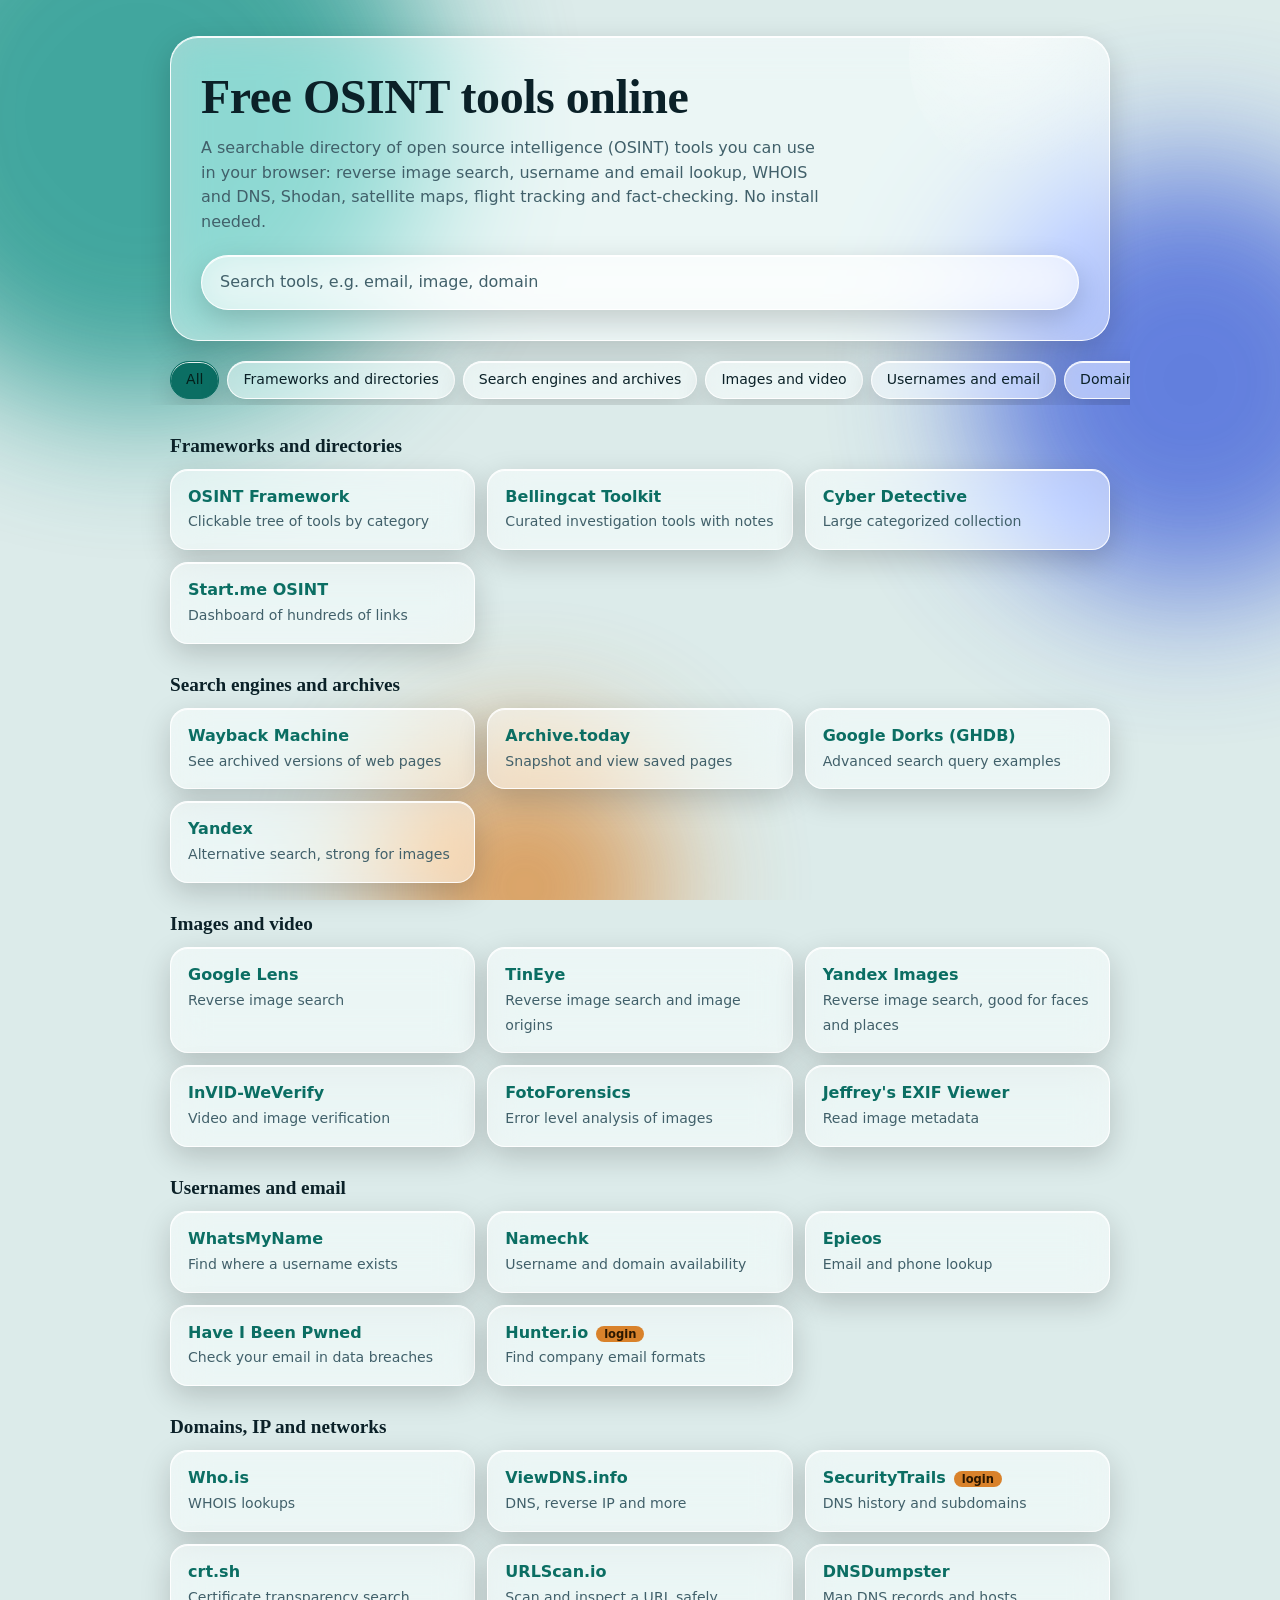
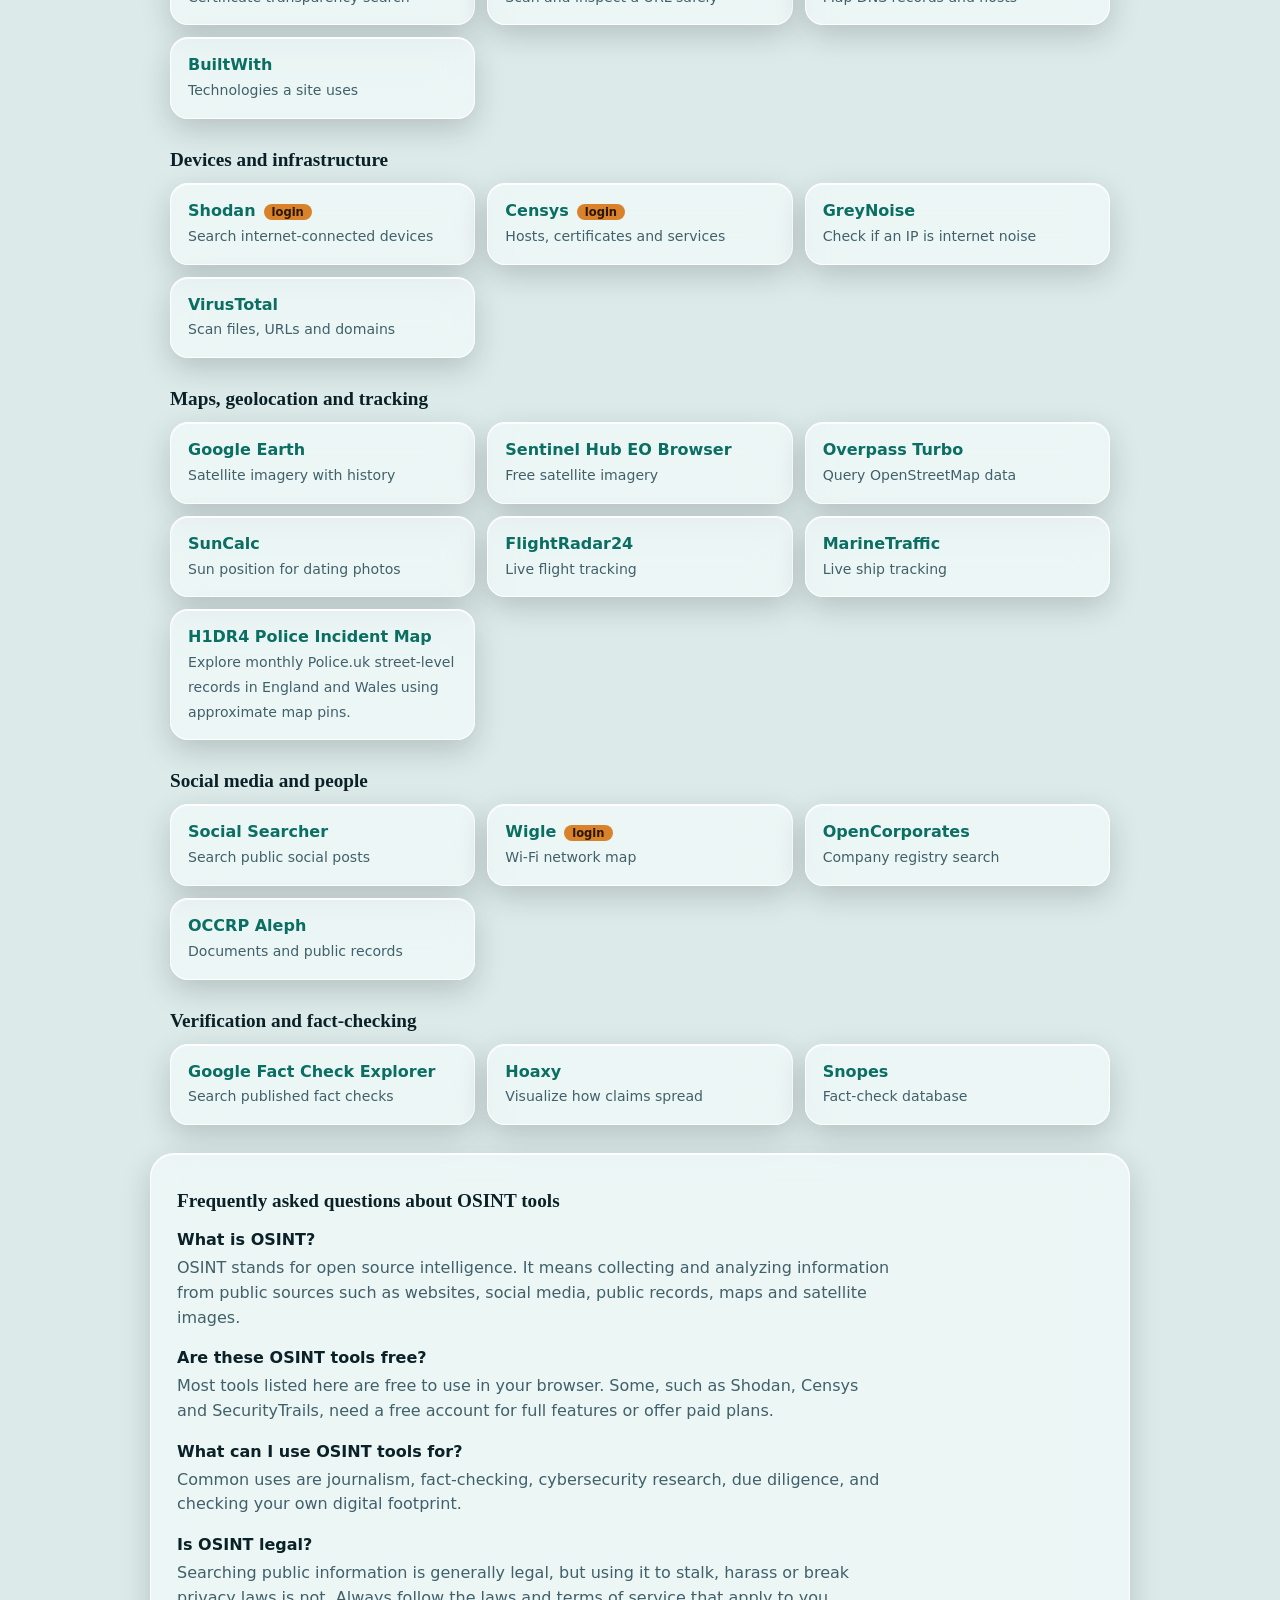
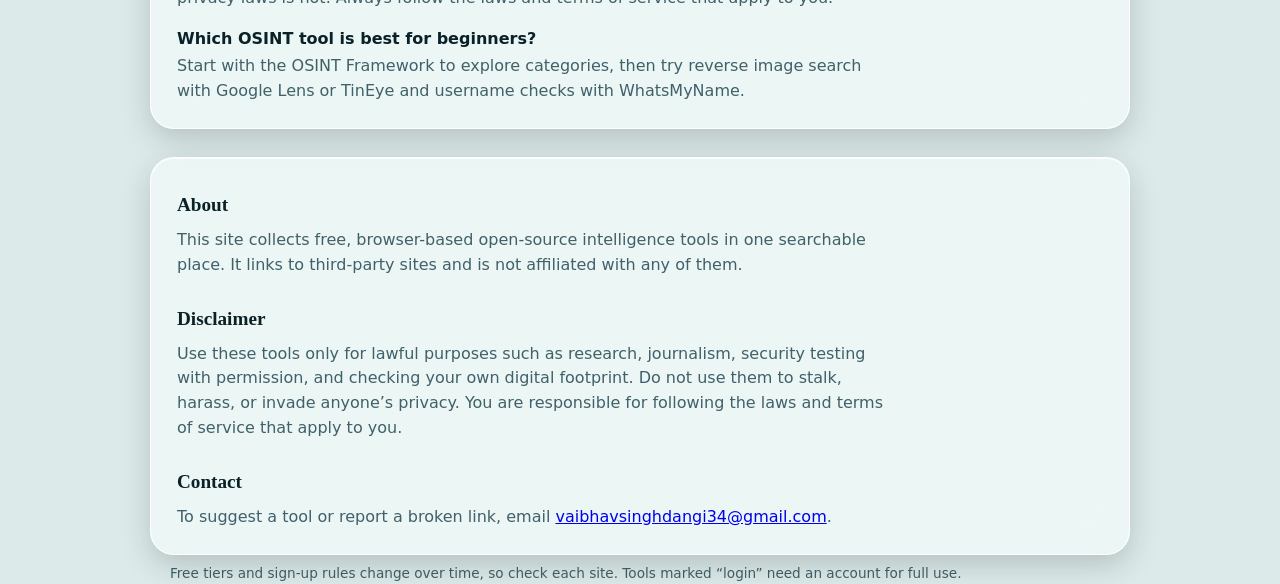
<file: index.html>
<!DOCTYPE html>
<html lang="en">
<head>
<meta charset="utf-8">
<meta name="viewport" content="width=device-width, initial-scale=1">
<meta http-equiv="Content-Security-Policy" content="default-src 'none'; script-src 'self'; style-src 'self'; img-src 'self' data:; connect-src 'none'; base-uri 'none'; form-action 'none'; object-src 'none'">
<meta name="referrer" content="no-referrer">
<title>Free OSINT Tools Online: Search Images, Email, Username, Domain and IP</title>
<meta name="description" content="Free online OSINT tools directory. Reverse image search, username and email lookup, WHOIS, DNS, Shodan, satellite maps, flight tracking and fact-checking tools you can use in your browser.">
<meta name="keywords" content="OSINT tools, free OSINT tools, OSINT tools online, open source intelligence tools, reverse image search, username search, email lookup, WHOIS lookup, Shodan, geolocation tools, fact checking tools, OSINT framework">
<link rel="canonical" href="https://vaibhavsinghdangi.github.io/searchosnit/">
<meta property="og:type" content="website">
<meta property="og:title" content="Free OSINT Tools Online">
<meta property="og:description" content="Free directory of browser-based OSINT tools. No install needed.">
<meta name="twitter:card" content="summary">
<meta name="theme-color" content="#07141a">
<link rel="icon" href="data:image/svg+xml,%3Csvg xmlns='http://www.w3.org/2000/svg' viewBox='0 0 100 100'%3E%3Ctext y='.9em' font-size='90'%3E%F0%9F%94%8E%3C/text%3E%3C/svg%3E">
<link rel="stylesheet" href="style.css">
<script type="application/ld+json">[{"@context": "https://schema.org", "@type": "WebSite", "name": "Free OSINT Tools Online", "url": "https://vaibhavsinghdangi.github.io/searchosnit/"}, {"@context": "https://schema.org", "@type": "ItemList", "name": "OSINT tools directory", "itemListElement": [{"@type": "ListItem", "position": 1, "name": "OSINT Framework", "url": "https://osintframework.com"}, {"@type": "ListItem", "position": 2, "name": "Bellingcat Toolkit", "url": "https://bellingcat.gitbook.io/toolkit"}, {"@type": "ListItem", "position": 3, "name": "Cyber Detective", "url": "https://github.com/cipher387/osint_stuff_tool_collection"}, {"@type": "ListItem", "position": 4, "name": "Start.me OSINT", "url": "https://start.me/p/DPYPMz/the-ultimate-osint-collection"}, {"@type": "ListItem", "position": 5, "name": "Wayback Machine", "url": "https://web.archive.org"}, {"@type": "ListItem", "position": 6, "name": "Archive.today", "url": "https://archive.ph"}, {"@type": "ListItem", "position": 7, "name": "Google Dorks (GHDB)", "url": "https://www.exploit-db.com/google-hacking-database"}, {"@type": "ListItem", "position": 8, "name": "Yandex", "url": "https://yandex.com"}, {"@type": "ListItem", "position": 9, "name": "Google Lens", "url": "https://lens.google.com"}, {"@type": "ListItem", "position": 10, "name": "TinEye", "url": "https://tineye.com"}, {"@type": "ListItem", "position": 11, "name": "Yandex Images", "url": "https://yandex.com/images"}, {"@type": "ListItem", "position": 12, "name": "InVID-WeVerify", "url": "https://www.invid-project.eu/tools-and-services/invid-verification-plugin/"}, {"@type": "ListItem", "position": 13, "name": "FotoForensics", "url": "https://fotoforensics.com"}, {"@type": "ListItem", "position": 14, "name": "Jeffrey's EXIF Viewer", "url": "https://exif.tools"}, {"@type": "ListItem", "position": 15, "name": "WhatsMyName", "url": "https://whatsmyname.app"}, {"@type": "ListItem", "position": 16, "name": "Namechk", "url": "https://namechk.com"}, {"@type": "ListItem", "position": 17, "name": "Epieos", "url": "https://epieos.com"}, {"@type": "ListItem", "position": 18, "name": "Have I Been Pwned", "url": "https://haveibeenpwned.com"}, {"@type": "ListItem", "position": 19, "name": "Hunter.io", "url": "https://hunter.io"}, {"@type": "ListItem", "position": 20, "name": "Who.is", "url": "https://who.is"}, {"@type": "ListItem", "position": 21, "name": "ViewDNS.info", "url": "https://viewdns.info"}, {"@type": "ListItem", "position": 22, "name": "SecurityTrails", "url": "https://securitytrails.com"}, {"@type": "ListItem", "position": 23, "name": "crt.sh", "url": "https://crt.sh"}, {"@type": "ListItem", "position": 24, "name": "URLScan.io", "url": "https://urlscan.io"}, {"@type": "ListItem", "position": 25, "name": "DNSDumpster", "url": "https://dnsdumpster.com"}, {"@type": "ListItem", "position": 26, "name": "BuiltWith", "url": "https://builtwith.com"}, {"@type": "ListItem", "position": 27, "name": "Shodan", "url": "https://www.shodan.io"}, {"@type": "ListItem", "position": 28, "name": "Censys", "url": "https://search.censys.io"}, {"@type": "ListItem", "position": 29, "name": "GreyNoise", "url": "https://viz.greynoise.io"}, {"@type": "ListItem", "position": 30, "name": "VirusTotal", "url": "https://www.virustotal.com"}, {"@type": "ListItem", "position": 31, "name": "Google Earth", "url": "https://earth.google.com/web"}, {"@type": "ListItem", "position": 32, "name": "Sentinel Hub EO Browser", "url": "https://apps.sentinel-hub.com/eo-browser"}, {"@type": "ListItem", "position": 33, "name": "Overpass Turbo", "url": "https://overpass-turbo.eu"}, {"@type": "ListItem", "position": 34, "name": "SunCalc", "url": "https://www.suncalc.org"}, {"@type": "ListItem", "position": 35, "name": "FlightRadar24", "url": "https://www.flightradar24.com"}, {"@type": "ListItem", "position": 36, "name": "MarineTraffic", "url": "https://www.marinetraffic.com"}, {"@type": "ListItem", "position": 37, "name": "H1DR4 Police Incident Map", "url": "https://h1dr4.dev/map"}, {"@type": "ListItem", "position": 38, "name": "Social Searcher", "url": "https://www.social-searcher.com"}, {"@type": "ListItem", "position": 39, "name": "Wigle", "url": "https://wigle.net"}, {"@type": "ListItem", "position": 40, "name": "OpenCorporates", "url": "https://opencorporates.com"}, {"@type": "ListItem", "position": 41, "name": "OCCRP Aleph", "url": "https://aleph.occrp.org"}, {"@type": "ListItem", "position": 42, "name": "Google Fact Check Explorer", "url": "https://toolbox.google.com/factcheck/explorer"}, {"@type": "ListItem", "position": 43, "name": "Hoaxy", "url": "https://hoaxy.osome.iu.edu"}, {"@type": "ListItem", "position": 44, "name": "Snopes", "url": "https://www.snopes.com"}]}, {"@context": "https://schema.org", "@type": "FAQPage", "mainEntity": [{"@type": "Question", "name": "What is OSINT?", "acceptedAnswer": {"@type": "Answer", "text": "OSINT stands for open source intelligence. It means collecting and analyzing information from public sources such as websites, social media, public records, maps and satellite images."}}, {"@type": "Question", "name": "Are these OSINT tools free?", "acceptedAnswer": {"@type": "Answer", "text": "Most tools listed here are free to use in your browser. Some, such as Shodan, Censys and SecurityTrails, need a free account for full features or offer paid plans."}}, {"@type": "Question", "name": "What can I use OSINT tools for?", "acceptedAnswer": {"@type": "Answer", "text": "Common uses are journalism, fact-checking, cybersecurity research, due diligence, and checking your own digital footprint."}}, {"@type": "Question", "name": "Is OSINT legal?", "acceptedAnswer": {"@type": "Answer", "text": "Searching public information is generally legal, but using it to stalk, harass or break privacy laws is not. Always follow the laws and terms of service that apply to you."}}, {"@type": "Question", "name": "Which OSINT tool is best for beginners?", "acceptedAnswer": {"@type": "Answer", "text": "Start with the OSINT Framework to explore categories, then try reverse image search with Google Lens or TinEye and username checks with WhatsMyName."}}]}]</script>
</head>
<body>
<div class="bg" aria-hidden="true"><i class="o1"></i><i class="o2"></i><i class="o3"></i></div>
<header class="wrap">
<div class="lens">
<h1>Free OSINT tools online</h1>
<p>A searchable directory of open source intelligence (OSINT) tools you can use in your browser: reverse image search, username and email lookup, WHOIS and DNS, Shodan, satellite maps, flight tracking and fact-checking. No install needed.</p>
<input id="q" type="search" placeholder="Search tools, e.g. email, image, domain" aria-label="Search tools" autocomplete="off" maxlength="60">
</div>
</header>
<nav class="wrap chips" id="tabs" aria-label="Categories"></nav>
<main class="wrap" id="out"><h2>Frameworks and directories</h2><ul><li><a href="https://osintframework.com" rel="noopener noreferrer">OSINT Framework</a>: Clickable tree of tools by category</li><li><a href="https://bellingcat.gitbook.io/toolkit" rel="noopener noreferrer">Bellingcat Toolkit</a>: Curated investigation tools with notes</li><li><a href="https://github.com/cipher387/osint_stuff_tool_collection" rel="noopener noreferrer">Cyber Detective</a>: Large categorized collection</li><li><a href="https://start.me/p/DPYPMz/the-ultimate-osint-collection" rel="noopener noreferrer">Start.me OSINT</a>: Dashboard of hundreds of links</li></ul><h2>Search engines and archives</h2><ul><li><a href="https://web.archive.org" rel="noopener noreferrer">Wayback Machine</a>: See archived versions of web pages</li><li><a href="https://archive.ph" rel="noopener noreferrer">Archive.today</a>: Snapshot and view saved pages</li><li><a href="https://www.exploit-db.com/google-hacking-database" rel="noopener noreferrer">Google Dorks (GHDB)</a>: Advanced search query examples</li><li><a href="https://yandex.com" rel="noopener noreferrer">Yandex</a>: Alternative search, strong for images</li></ul><h2>Images and video</h2><ul><li><a href="https://lens.google.com" rel="noopener noreferrer">Google Lens</a>: Reverse image search</li><li><a href="https://tineye.com" rel="noopener noreferrer">TinEye</a>: Reverse image search and image origins</li><li><a href="https://yandex.com/images" rel="noopener noreferrer">Yandex Images</a>: Reverse image search, good for faces and places</li><li><a href="https://www.invid-project.eu/tools-and-services/invid-verification-plugin/" rel="noopener noreferrer">InVID-WeVerify</a>: Video and image verification</li><li><a href="https://fotoforensics.com" rel="noopener noreferrer">FotoForensics</a>: Error level analysis of images</li><li><a href="https://exif.tools" rel="noopener noreferrer">Jeffrey&#x27;s EXIF Viewer</a>: Read image metadata</li></ul><h2>Usernames and email</h2><ul><li><a href="https://whatsmyname.app" rel="noopener noreferrer">WhatsMyName</a>: Find where a username exists</li><li><a href="https://namechk.com" rel="noopener noreferrer">Namechk</a>: Username and domain availability</li><li><a href="https://epieos.com" rel="noopener noreferrer">Epieos</a>: Email and phone lookup</li><li><a href="https://haveibeenpwned.com" rel="noopener noreferrer">Have I Been Pwned</a>: Check your email in data breaches</li><li><a href="https://hunter.io" rel="noopener noreferrer">Hunter.io</a>: Find company email formats</li></ul><h2>Domains, IP and networks</h2><ul><li><a href="https://who.is" rel="noopener noreferrer">Who.is</a>: WHOIS lookups</li><li><a href="https://viewdns.info" rel="noopener noreferrer">ViewDNS.info</a>: DNS, reverse IP and more</li><li><a href="https://securitytrails.com" rel="noopener noreferrer">SecurityTrails</a>: DNS history and subdomains</li><li><a href="https://crt.sh" rel="noopener noreferrer">crt.sh</a>: Certificate transparency search</li><li><a href="https://urlscan.io" rel="noopener noreferrer">URLScan.io</a>: Scan and inspect a URL safely</li><li><a href="https://dnsdumpster.com" rel="noopener noreferrer">DNSDumpster</a>: Map DNS records and hosts</li><li><a href="https://builtwith.com" rel="noopener noreferrer">BuiltWith</a>: Technologies a site uses</li></ul><h2>Devices and infrastructure</h2><ul><li><a href="https://www.shodan.io" rel="noopener noreferrer">Shodan</a>: Search internet-connected devices</li><li><a href="https://search.censys.io" rel="noopener noreferrer">Censys</a>: Hosts, certificates and services</li><li><a href="https://viz.greynoise.io" rel="noopener noreferrer">GreyNoise</a>: Check if an IP is internet noise</li><li><a href="https://www.virustotal.com" rel="noopener noreferrer">VirusTotal</a>: Scan files, URLs and domains</li></ul><h2>Maps, geolocation and tracking</h2><ul><li><a href="https://earth.google.com/web" rel="noopener noreferrer">Google Earth</a>: Satellite imagery with history</li><li><a href="https://apps.sentinel-hub.com/eo-browser" rel="noopener noreferrer">Sentinel Hub EO Browser</a>: Free satellite imagery</li><li><a href="https://overpass-turbo.eu" rel="noopener noreferrer">Overpass Turbo</a>: Query OpenStreetMap data</li><li><a href="https://www.suncalc.org" rel="noopener noreferrer">SunCalc</a>: Sun position for dating photos</li><li><a href="https://www.flightradar24.com" rel="noopener noreferrer">FlightRadar24</a>: Live flight tracking</li><li><a href="https://www.marinetraffic.com" rel="noopener noreferrer">MarineTraffic</a>: Live ship tracking</li><li><a href="https://h1dr4.dev/map" rel="noopener noreferrer">H1DR4 Police Incident Map</a>: Explore monthly Police.uk street-level records in England and Wales using approximate map pins.</li></ul><h2>Social media and people</h2><ul><li><a href="https://www.social-searcher.com" rel="noopener noreferrer">Social Searcher</a>: Search public social posts</li><li><a href="https://wigle.net" rel="noopener noreferrer">Wigle</a>: Wi-Fi network map</li><li><a href="https://opencorporates.com" rel="noopener noreferrer">OpenCorporates</a>: Company registry search</li><li><a href="https://aleph.occrp.org" rel="noopener noreferrer">OCCRP Aleph</a>: Documents and public records</li></ul><h2>Verification and fact-checking</h2><ul><li><a href="https://toolbox.google.com/factcheck/explorer" rel="noopener noreferrer">Google Fact Check Explorer</a>: Search published fact checks</li><li><a href="https://hoaxy.osome.iu.edu" rel="noopener noreferrer">Hoaxy</a>: Visualize how claims spread</li><li><a href="https://www.snopes.com" rel="noopener noreferrer">Snopes</a>: Fact-check database</li></ul></main>
<section class="wrap pane" id="faq"><h2>Frequently asked questions about OSINT tools</h2><h3>What is OSINT?</h3><p>OSINT stands for open source intelligence. It means collecting and analyzing information from public sources such as websites, social media, public records, maps and satellite images.</p><h3>Are these OSINT tools free?</h3><p>Most tools listed here are free to use in your browser. Some, such as Shodan, Censys and SecurityTrails, need a free account for full features or offer paid plans.</p><h3>What can I use OSINT tools for?</h3><p>Common uses are journalism, fact-checking, cybersecurity research, due diligence, and checking your own digital footprint.</p><h3>Is OSINT legal?</h3><p>Searching public information is generally legal, but using it to stalk, harass or break privacy laws is not. Always follow the laws and terms of service that apply to you.</p><h3>Which OSINT tool is best for beginners?</h3><p>Start with the OSINT Framework to explore categories, then try reverse image search with Google Lens or TinEye and username checks with WhatsMyName.</p></section>
<section class="wrap pane" id="about"><h2>About</h2><p>This site collects free, browser-based open-source intelligence tools in one searchable place. It links to third-party sites and is not affiliated with any of them.</p><h2>Disclaimer</h2><p>Use these tools only for lawful purposes such as research, journalism, security testing with permission, and checking your own digital footprint. Do not use them to stalk, harass, or invade anyone’s privacy. You are responsible for following the laws and terms of service that apply to you.</p><h2>Contact</h2><p>To suggest a tool or report a broken link, email <span id="mail">vaibhavsinghdangi34 [at] gmail.com</span>.</p></section>
<footer class="wrap">Free tiers and sign-up rules change over time, so check each site. Tools marked “login” need an account for full use.</footer>
<script src="app.js" defer></script>
</body>
</html>
</file>
<file: style.css>
*{box-sizing:border-box}
:root{--ink:#eaf4f2;--mute:#9fbab6;--bg:#07141a;--glass:rgba(255,255,255,.07);--glass2:rgba(255,255,255,.12);--edge:rgba(255,255,255,.22);--acc:#5eead4;--amb:#ffb86b;color-scheme:dark light}
@media (prefers-color-scheme:light){:root{--ink:#0b2128;--mute:#41606a;--bg:#dcebea;--glass:rgba(255,255,255,.5);--glass2:rgba(255,255,255,.75);--edge:rgba(255,255,255,.9);--acc:#0b6e63;--amb:#d9822b}}
html{scroll-behavior:smooth}
body{margin:0;min-height:100vh;color:var(--ink);background:var(--bg);font:16px/1.55 "Segoe UI",system-ui,-apple-system,sans-serif}
.bg{position:fixed;inset:0;overflow:hidden;z-index:-1}
.bg i{position:absolute;border-radius:50%;filter:blur(70px);opacity:.75}
.o1{width:46vmax;height:46vmax;left:-12vmax;top:-14vmax;background:#0e8f84}
.o2{width:34vmax;height:34vmax;right:-10vmax;top:18vh;background:#3a5bd9;opacity:.5}
.o3{width:22vmax;height:22vmax;left:30vw;bottom:-10vmax;background:var(--amb);opacity:.4}
.wrap{max-width:980px;margin:0 auto;padding:0 20px}
.lens,.t,.pane,.chips button,input{background:var(--glass);border:1px solid var(--edge);-webkit-backdrop-filter:blur(18px) saturate(150%);backdrop-filter:blur(18px) saturate(150%);box-shadow:inset 0 1px 0 var(--edge),0 10px 30px rgba(0,0,0,.18)}
.lens{margin-top:36px;padding:34px 30px 30px;border-radius:28px;position:relative;overflow:hidden}
.lens::after{content:"";position:absolute;width:260px;height:260px;right:-60px;top:-110px;border-radius:50%;background:radial-gradient(circle at 35% 35%,rgba(255,255,255,.5),rgba(255,255,255,0) 65%);pointer-events:none}
h1{font:700 clamp(1.9rem,5vw,3rem)/1.1 Georgia,"Iowan Old Style",serif;margin:0 0 12px;letter-spacing:-.01em}
.lens p{margin:0 0 20px;color:var(--mute);max-width:62ch}
input{width:100%;padding:14px 18px;font:inherit;color:var(--ink);border-radius:999px;outline:none}
input::placeholder{color:var(--mute)}
input:focus-visible,button:focus-visible,a:focus-visible{outline:2px solid var(--acc);outline-offset:3px}
.chips{display:flex;gap:8px;overflow-x:auto;padding-top:20px;padding-bottom:6px;position:sticky;top:0;z-index:5}
.chips button{font:inherit;font-size:.88rem;padding:7px 15px;border-radius:999px;color:var(--ink);cursor:pointer;white-space:nowrap;transition:background .2s}
.chips button[aria-pressed="true"]{background:var(--acc);color:#04201b;border-color:var(--acc)}
main h2,.pane h2{font:700 1.2rem Georgia,serif;margin:30px 0 12px}
.grid{display:grid;grid-template-columns:repeat(auto-fill,minmax(250px,1fr));gap:12px}
.t{display:block;padding:15px 17px;border-radius:18px;color:inherit;text-decoration:none;transition:background .2s,transform .2s}
.t:hover{background:var(--glass2);transform:translateY(-2px)}
.t b{display:block;color:var(--acc)}
.t span{font-size:.88rem;color:var(--mute)}
.t i{font-style:normal;font-size:.72rem;margin-left:8px;padding:1px 8px;border-radius:99px;background:var(--amb);color:#2a1700}
main ul{padding-left:20px;color:var(--mute)}main a{color:var(--acc)}
.pane{margin-top:28px;margin-bottom:8px;padding:6px 26px 24px;border-radius:24px}
.pane h3{font-size:1rem;margin:16px 0 3px}.pane p{margin:0;color:var(--mute);max-width:70ch}
.none{color:var(--mute);padding:20px 0}
footer{color:var(--mute);font-size:.85rem;padding-top:20px;padding-bottom:40px}
@media (prefers-reduced-motion:reduce){*{transition:none!important;scroll-behavior:auto}}
@supports not ((backdrop-filter:blur(1px)) or (-webkit-backdrop-filter:blur(1px))){.lens,.t,.pane,.chips button,input{background:var(--glass2)}}
</file>
